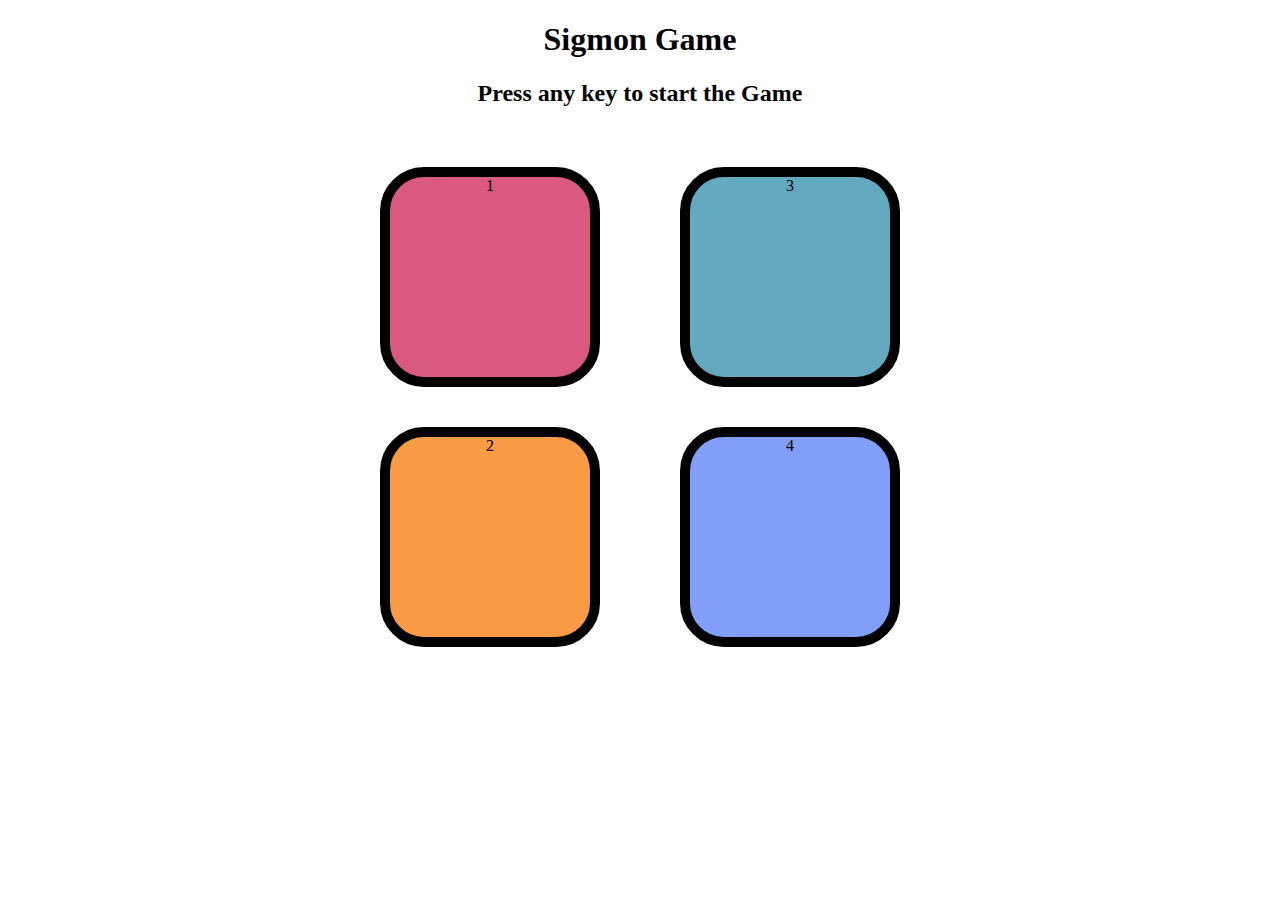
<file: Project2-Simon Game/index.html>
<!DOCTYPE html>
<html lang="en">

     <head>
          <meta charset="UTF-8">
          <meta name="viewport" content="width=device-width, initial-scale=1.0">
          <title>Sigmon Game</title>
          <link rel="stylesheet" href="style.css">
     </head>

     <body>
          <!-- <h1>Jai Bajrang Bali...</h1> -->
          <h1>Sigmon Game</h1>
          <h2>Press any key to start the Game</h2>

          <div class="btn-container">
               <div class="line-one">
                    <div class="btn yellow" type="button" id="yellow">1</div>
                    <div class="btn red" type="button" id="red">2</div>
               </div>
               <div class="line-two">
                    <div class="btn purple" id="purple" type="button">3</div>
                    <div class="btn green" id="green" type="button">4</div>
               </div>


          </div>
          <script src="script.js"></script>
     </body>

</html>
</file>
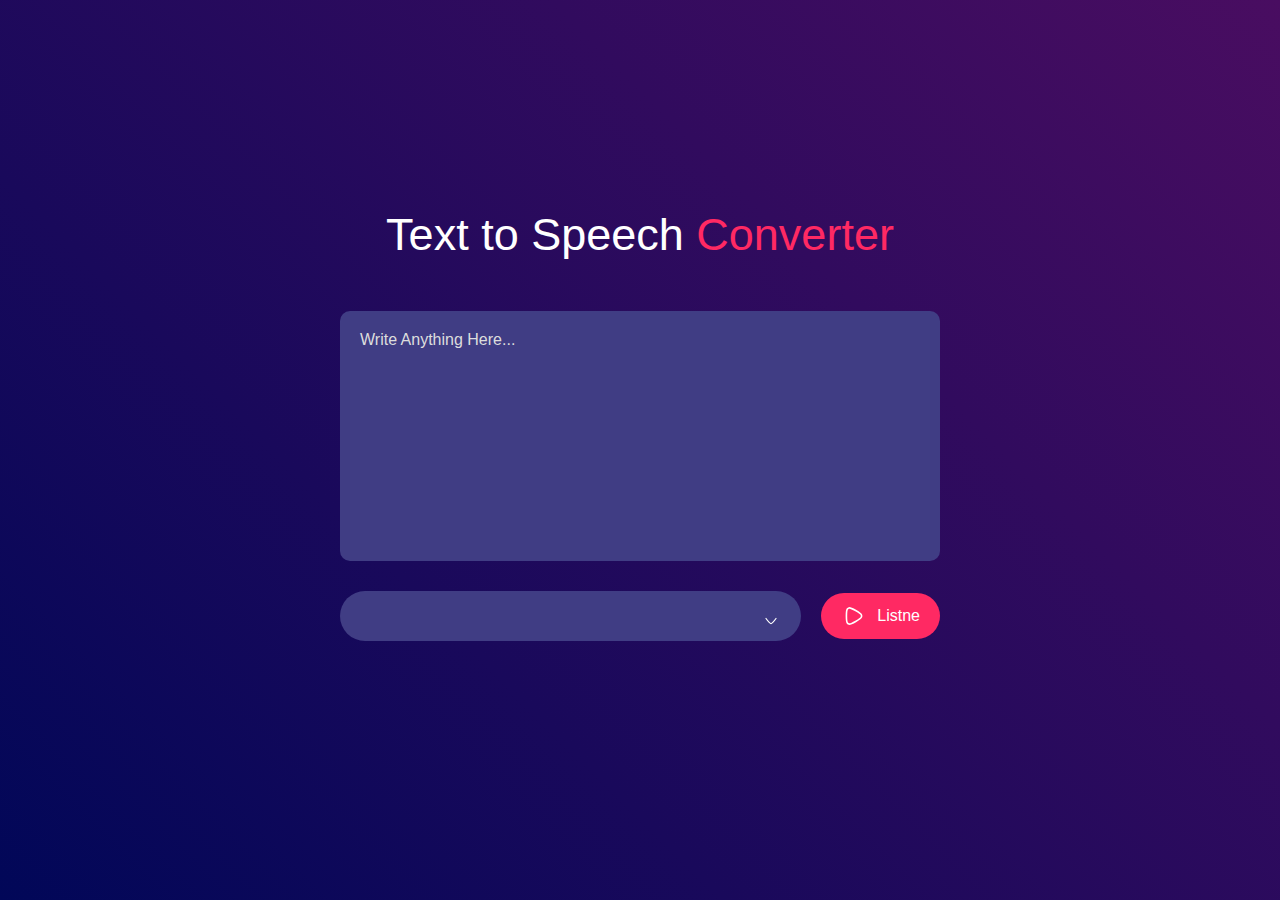
<file: Project3-Text to speech converter/index.html>
<!DOCTYPE html>
<html lang="en">

<head>
    <meta charset="UTF-8">
    <meta name="viewport" content="width=device-width, initial-scale=1.0">
    <title>Text To Speech Converter-Mohit Web Devloper</title>
    <link rel="stylesheet" href="style.css">
</head>

<body>
    <div class="hero">
        <h1>Text to Speech <span> Converter</span></h1>
        <textarea placeholder="Write Anything Here..."></textarea>
        <div class="row">
            <select></select>
            <button><img width="40px" src="images/play.svg" alt="">Listne</button>
        </div>
    </div>
<script src="script.js"></script>
</body>

</html>
</file>
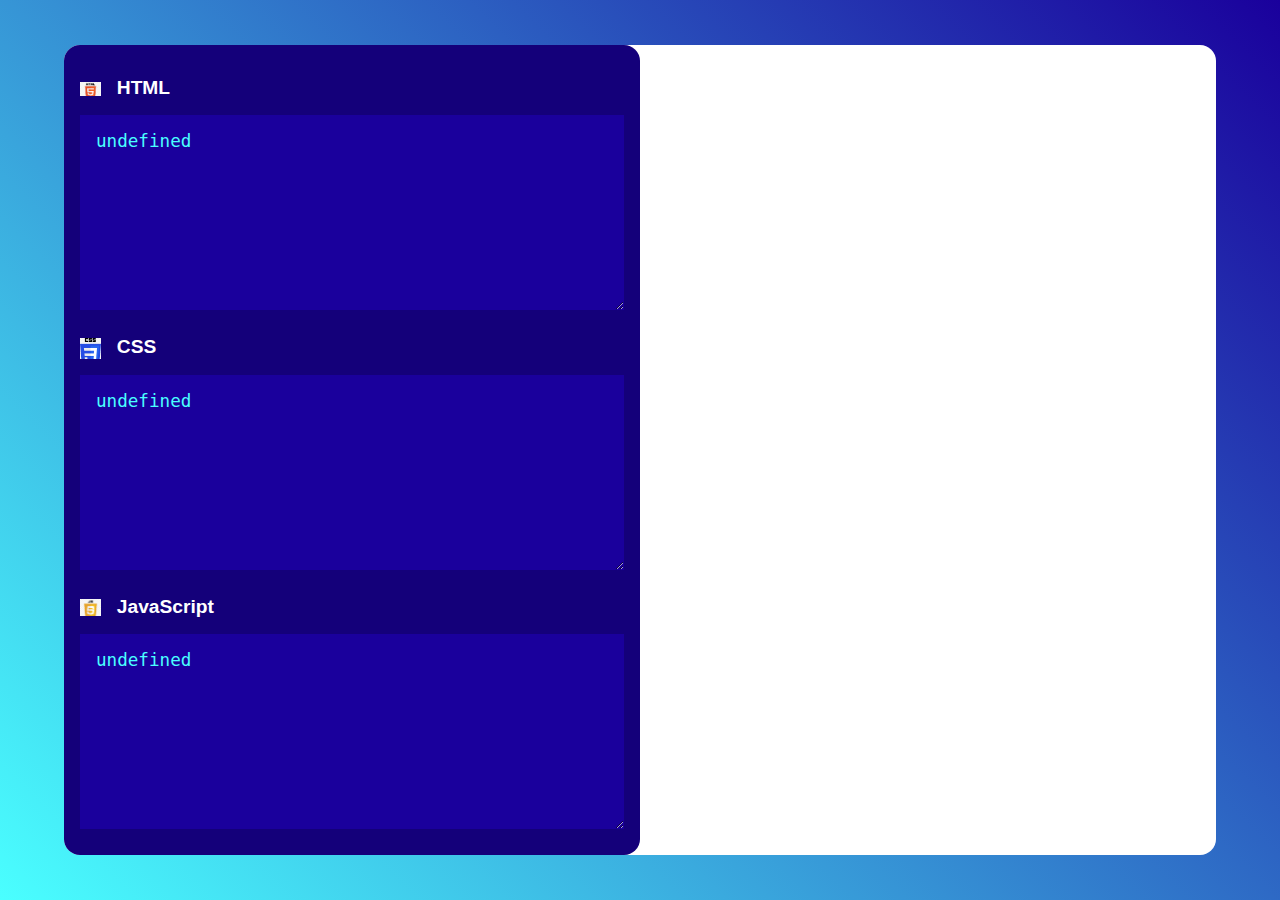
<file: Project4-Code Editor/index.html>
<!DOCTYPE html>
<html lang="en">

<head>
     <meta charset="UTF-8">
     <meta name="viewport" content="width=device-width, initial-scale=1.0">
     <title>Live Code Editor</title>
     <link rel="stylesheet" href="style.css">
</head>

<body>
     <!-- <h1>Jai Bajrang Bali</h1> -->
     <div class="code-editor">
          <div class="code">
               <div class="html-code">
                    <h1><img src="images/html.png" alt="Html">HTML</h1>
                    <textarea></textarea>
               </div>

               <div class="css-code">
                    <h1><img src="images/css.png" alt="CSS">CSS</h1>
                    <textarea></textarea>
               </div>

               <div class="js-code">
                    <h1><img src="images/js.png" alt="JavaScript">JavaScript
                    </h1>
                    <textarea name="" id=""></textarea>
               </div>
          </div>
          <iframe id="result"></iframe>
     </div>

     <script src="script.js"></script>
</body>

</html>
</file>
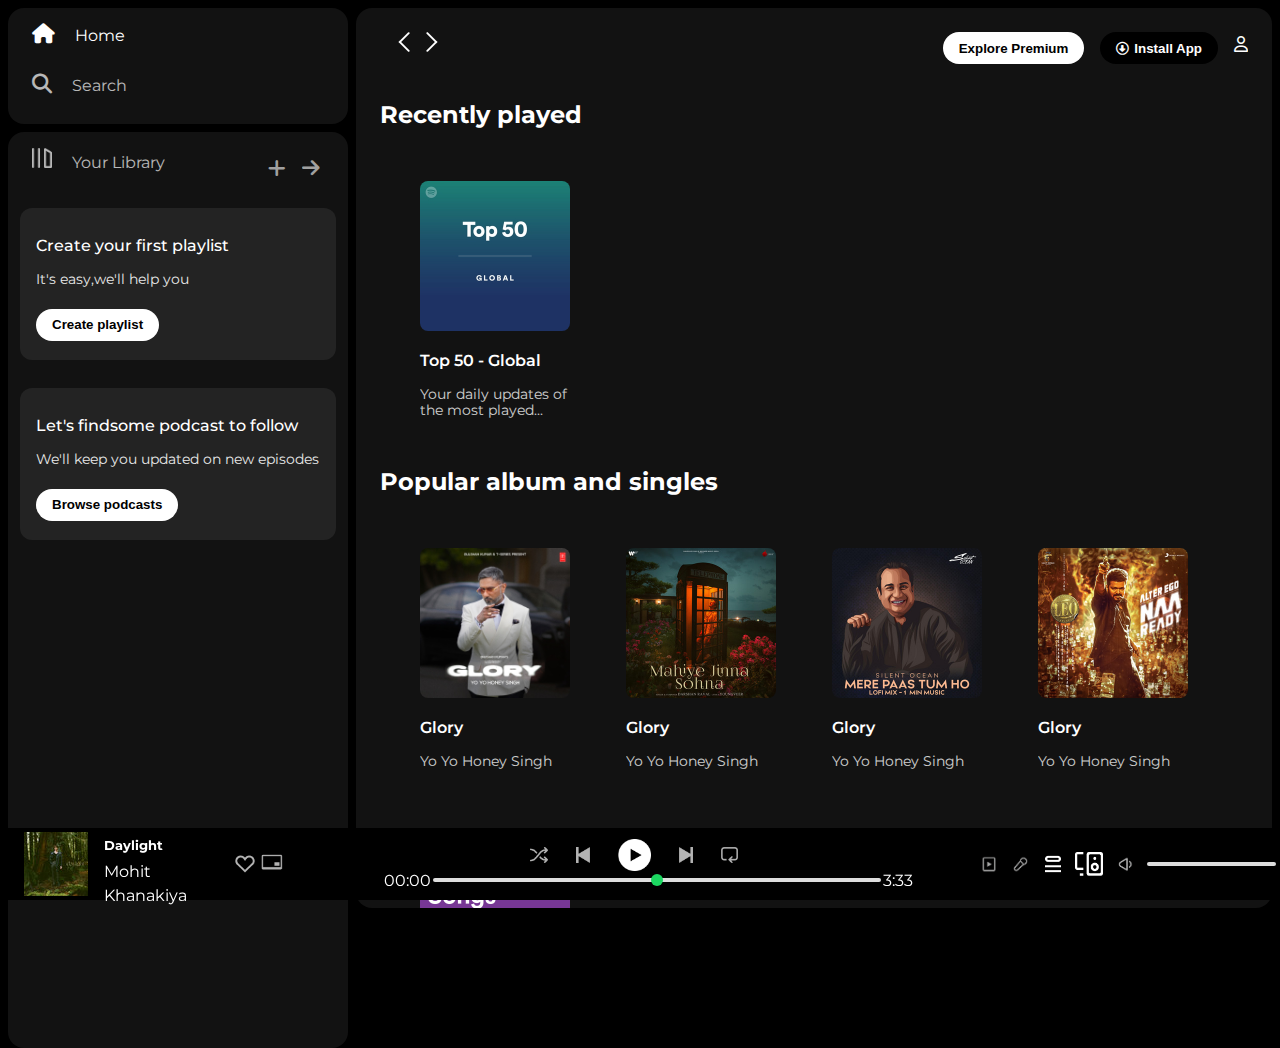
<file: Project5-Spotify project/index.html>
<!DOCTYPE html>
<html lang="en">

  <head>
    <meta charset="UTF-8" />
    <meta name="viewport" content="width=device-width, initial-scale=1.0" />
    <title>Spotify - Web Player: Music for everyone</title>
    <!-- FontAwesome -->
    <link rel="stylesheet" href="https://cdnjs.cloudflare.com/ajax/libs/font-awesome/6.7.2/css/all.min.css" />
    <!-- Google fonts -->
    <link rel="preconnect" href="https://fonts.googleapis.com" />
    <link rel="preconnect" href="https://fonts.gstatic.com" crossorigin />
    <link
      href="https://fonts.googleapis.com/css2?family=Montserrat:ital,wght@0,100..900;1,100..900&family=Roboto:ital,wght@0,100..900;1,100..900&family=Source+Sans+3:ital,wght@0,200..900;1,200..900&display=swap"
      rel="stylesheet" />
    <!-- Spotify logo -->
    <link rel="icon" href="assets/logo.png" />
    <!-- Styles file -->
    <link rel="stylesheet" href="style.css" />
  </head>

  <body>
    <!-- <h1>Jai Bajrang Bali</h1> -->
    <div class="main">
      <div class="sidebar">
        <div class="nav">
          <div class="nav-option" style="opacity: 1">
            <i class="fa-solid fa-house"></i>
            <a href="#">Home</a>
          </div>
          <div class="nav-option">
            <i class="fa-solid fa-magnifying-glass"></i>
            <a href="#">Search</a>
          </div>
        </div>
        <div class="library">
          <div class="options">
            <div class="lib-option">
              <img src="assets/library_icon.png" alt="" />
              <a href="#">Your Library</a>
            </div>
            <div class="icons">
              <i class="fa-solid fa-plus"></i>
              <i class="fa-solid fa-arrow-right"></i>
            </div>
          </div>
          <div class="lib-box">
            <div class="box">
              <p class="box-p1">Create your first playlist</p>
              <p class="box-p2">It's easy,we'll help you</p>
              <button class="badge">Create playlist</button>
            </div>
            <div class="box">
              <p class="box-p1">Let's findsome podcast to follow</p>
              <p class="box-p2">We'll keep you updated on new episodes</p>
              <button class="badge">Browse podcasts</button>
            </div>
          </div>
        </div>
      </div>
      <div class="main-content">
        <div class="sticky-nav">
          <div class="sticky-nav-icons">
            <img src="assets/backward_icon.png" alt="" />
            <img src="assets/forward_icon.png" alt="" class="hide" />
          </div>
          <div class="sticky-nav-options">
            <button class="badge nav-item hide">Explore Premium</button><button class="badge nav-item dark-badge">
              <i class="fa-regular fa-circle-down nav-item"></i>Install App
            </button>
            <i class="fa-regular fa-user"></i>
          </div>
        </div>
        <!-- Cards -->
        <h2>Recently played</h2>
        <div class="cards-container">
          <div class="card">
            <img src="assets/card1img.jpeg" alt="" class="card-img" />
            <p class="card-title">Top 50 - Global</p>
            <p class="card-info">Your daily updates of the most played...</p>
          </div>
        </div>
        <!--  -->
        <h2>Popular album and singles</h2>
        <div class="cards-container">
          <div class="card">
            <img src="assets/yo-yo.jpg" alt="" class="card-img" />
            <p class="card-title">Glory</p>
            <p class="card-info">Yo Yo Honey Singh</p>
          </div>
          <div class="card">
            <img src="assets/card2img.jpeg" alt="" class="card-img" />
            <p class="card-title">Glory</p>
            <p class="card-info">Yo Yo Honey Singh</p>
          </div>
          <div class="card">
            <img src="assets/card3img.jpeg" alt="" class="card-img" />
            <p class="card-title">Glory</p>
            <p class="card-info">Yo Yo Honey Singh</p>
          </div>
          <div class="card">
            <img src="assets/card4img.jpeg" alt="" class="card-img" />
            <p class="card-title">Glory</p>
            <p class="card-info">Yo Yo Honey Singh</p>
          </div>
          <div class="card">
            <img src="assets/card5img.jpeg" alt="" class="card-img" />
            <p class="card-title">Glory</p>
            <p class="card-info">Yo Yo Honey Singh</p>
          </div>
        </div>
        <!--  -->
        <h2>Popular radio</h2>
        <div class="cards-container">
          <div class="card">
            <img src="assets/radio.jpg" alt="" class="card-img" />
            <p class="card-title">Arijit Singh</p>
            <p class="card-info">With Sachin-Jigar,Vishal Mishara...</p>
          </div>
        </div>
        <!--  -->
        <!--  -->
        <h2>Featured chart</h2>
        <div class="cards-container">
          <div class="card">
            <img src="assets/chart.jpg" alt="" class="card-img" />
            <p class="card-title">Weekly Music chart</p>
            <p class="card-info">Your weekly updated of the most played ...</p>
          </div>
        </div>
        <!--  -->
        <!--  -->
        <h2>India's Best</h2>
        <div class="cards-container">
          <div class="card">
            <img src="assets/pop.jpg" alt="" class="card-img" />
            <p class="card-title">Hottest tracks</p>
            <p class="card-info">Hottest tracks frome your favourite...</p>
          </div>
        </div>
        <!--  -->
        <div class="footer">
          <div class="line"></div>
        </div>
      </div>
      <div class="music-player">
        <div class="album">
          <div class="album-img">
            <img src="Homework Assets/album_picture.jpeg" alt="">
            <div class="album-name">
              <h5>Daylight</h5>
              <p>Mohit Khanakiya</p>
            </div>
          </div>
          <div class="album-icon">
            <img src="Homework Assets/album_icon1.png" alt="" class="like">
            <img src="Homework Assets/album_icon2.png" alt="" class="icon2" style="height:2.3rem; opacity: 1;">
          </div>
        </div>
        <div class="player">
          <div class="player-controls">
            <img src="assets/player_icon1.png" alt="" class="player-control-icon" />
            <img src="assets/player_icon2.png" alt="" class="player-control-icon" />
            <img src="assets/player_icon3.png" alt="" class="player-control-icon" style="opacity: 1; height: 2rem;" />
            <img src="assets/player_icon4.png" alt="" class="player-control-icon" />
            <img src="assets/player_icon5.png" alt="" class="player-control-icon" />
          </div>
          <div class="playback-bar">
            <span class="curr-time">00:00</span>
            <input type="range" name="" id="" min="0" max="100" step="1" class="progress-bar">
            <span class="total-time">3:33</span>
          </div>
        </div>
        <div class="controls">
          <img src="Homework Assets/controls_icon1.png" alt="" style="height: 2rem;">
          <img src="Homework Assets/controld_icon2.png" alt="" style="height: 2rem;">
          <img src="Homework Assets/controls_icon3.png" alt="">
          <img src="Homework Assets/controls_icon4.png" alt="">
          <img src="Homework Assets/controls_icon5.png" alt="" style="height: 2rem;">
          <input type="range" class="control-range" style="appearance: none;">
        </div>
      </div>
    </div>
  </body>

</html>
</file>
<file: Project2-Simon Game/style.css>
body {
     text-align: center;
}

.btn {
     height: 200px;
     width: 200px;
     border: 10px solid black;
     border-radius: 20%;
     margin: 2.5rem;
}

.btn-container {
     display: flex;
     justify-content: center;
}

.red {
     background-color: #f99b45;
}

.yellow {
     background-color: #d95980;
}

.green {
     background-color: #819ff9;
}

.purple {
     background-color: #63aac0;
}

.flash {
     background-color: white;
}

.userFlash {
     background: green;
}
</file>
<file: Project3-Text to speech converter/style.css>
* {
    margin: 0;
    padding: 0;
    box-sizing: border-box;
    font-family: 'Poppins', sans-serif;
}

.hero {
    width: 100%;
    min-height: 100vh;
    background: linear-gradient(45deg, #010758, #490d61);
    display: flex;
    align-items: center;
    justify-content: center;
    flex-direction: column;
    color: #fff;
}

.hero h1 {
    font-size: 45px;
    font-weight: 500;
    margin-top: -50px;
    margin-bottom: 50px;

}

.hero h1 span {
    color: #ff2963;
}

textarea {
    width: 600px;
    height: 250px;
    background: #403d84;
    color: #fff;
    font-size: 15px;
    border: 0;
    outline: 0;
    padding: 20px;
    border-radius: 10px;
    resize: none;
    margin-bottom: 30px;
}

textarea::placeholder {
    font-size: 16px;
    color: #ddd;
}

.row {
    width: 600px;
    display: flex;
    align-items: center;
    gap: 20px;
}

button {
    background: #ff2963;
    color: #fff;
    font-size: 16px;
    /* font-weight: 500; */
    padding: 10px 20px;
    border-radius: 35px;
    border: 0;
    outline: 0;
    cursor: pointer;
    display: flex;
    align-items: center;
    justify-content: center;
}

button img {
    width: 26px;
    margin-right: 10px;
}

select {
    flex: 1;
    color: #fff;
    background: #403d84;
    height: 50px;
    padding: 0 20px;
    border: 0;
    outline: 0;
    border-radius: 35px;
    appearance: none;
    background-image: url(images/downarrow.svg);
    background-repeat: no-repeat;
    background-size: 20px;
    /* background-position-x: 100%; */
    background-position-x: calc(100% - 20px);
    background-position-y: 20px;
}
</file>
<file: Project4-Code Editor/style.css>
* {
  margin: 0;
  padding: 0;
  box-sizing: border-box;
}

:root {
  --dark-blue: #14007a;
  --blue: #1a009c;
  --light-blue: rgb(74, 255, 255);
  --pink: rgb(255, 40, 113);
}

body {
  height: 100vh;
  font-family: sans-serif;
  background-image: linear-gradient(45deg, var(--light-blue), var(--blue));
  display: flex;
  align-items: center;
  justify-content: center;
}

.code-editor {
  width: 90vw;
  height: 90vh;
  display: grid;
  grid-template-columns: repeat(2, 1fr);
  background-color: #fff;
  border-radius: 1rem;
  overflow: hidden;
}

.code {
  display: grid;
  grid-template-rows: repeat(3, 1fr);
  background-color: var(--dark-blue);
  padding: 1rem;
  border-radius: 0 1rem 1rem 0;
  overflow-y: auto;
}

h1 {
  font: 600 1.2rem sans-serif;
  margin: 1rem 0;
  color: #fff;
}

h1 > img {
  width: 1.3rem;
  margin-right: 1rem;
  vertical-align: middle;
}

.code textarea {
  width: 100%;
  height: calc(100% - 4rem);
  background-color: var(--blue);
  color: var(--light-blue);
  border: none;
  padding: 1rem;
  font-size: 1.1rem;
  resize: vertical;
}

.code textarea::-webkit-scrollbar {
  width: 0.4rem;
}

.code textarea::-webkit-scrollbar-thumb {
  background-color: var(--pink);
  border-radius: 0.4rem;
}

#result {
  width: 100%;
  height: 100%;
  border: none;
}
</file>
<file: Project5-Spotify project/style.css>
body {
     margin: 0;
     padding: 0;
     font-family: "Montserrat", serif;
     background-color: #000;
     color: #fff;
     overflow: hidden;
}

.main {
     height: 100vh;
     display: flex;
     padding: 0.5rem;
}

.sidebar {
     background-color: #000;
     width: 340px;
     border-radius: 1rem;
     margin-right: 0.5rem;
     /* 16px*/
}

.main-content {
     background-color: #121212;
     flex: 1;
     border-radius: 1rem;
     overflow: auto;
     padding: 0 1.5rem 0 1.5rem;
}

.music-player {
     background-color: black;
     position: fixed;
     bottom: 0;
     width: 100vw;
     height: 72px;
}

.nav-option a {
     color: #fff;
     text-decoration: none;
}

.nav {
     background-color: #121212;
     border-radius: 1rem;
     display: flex;
     flex-direction: column;
     justify-content: center;
     height: 100px;
     padding: 0.5rem 0.75rem;
}

.nav-option {
     height: 2.5rem;
     opacity: 0.7;
     padding: 0.5rem 0.75rem;
}

.nav .nav-option:hover {
     opacity: 1;
}

.nav .nav-option i {
     font-size: 1.25rem;
}

.nav .nav-option a {
     font-size: 1rem;
     margin-left: 1rem;
}

.library {
     background-color: #121212;
     border-radius: 1rem;
     height: 100%;
     margin-top: 0.5rem;
     padding: 0.5rem 0.75rem;
}

.options {
     display: flex;
     justify-content: space-between;
     align-items: center;
}

.lib-option img {
     height: 1.25rem;
     width: 1.25rem;
}

.lib-option a {
     color: #fff;
     text-decoration: none;
     margin-left: 1rem;
}

.lib-option {
     height: 2.5rem;
     opacity: 0.7;
     padding: 0.5rem 0.75rem;
}

.lib-option:hover {
     opacity: 1;
}

.icons {
     display: flex;
     font-size: 1.25rem;
}

.icons i {
     opacity: 0.6;
     margin-right: 1rem;
}

.icons i:hover {
     opacity: 1;
}

.box {
     height: 8rem;
     background-color: #232323;
     border-radius: 0.75rem;
     margin: 0.75rem 0 1.75rem 0;
     padding: 0.75rem 1rem;
}

.box-p1 {
     font-size: 1rem;
     font-weight: 500;
}

.box-p2 {
     font-size: 0.85rem;
     opacity: 0.9;
}

.badge {
     background-color: #fff;
     border: none;
     border-radius: 100px;
     padding: 0.25rem 1rem;
     font-weight: 700;
     margin-top: 0.5rem;
     height: 2rem;
     width: fit-content;
}

.sticky-nav {
     position: sticky;
     top: 0;
     background-color: #121212;
     display: flex;
     justify-content: space-between;
     align-items: center;
     padding: 1rem 0 1rem 0;
     z-index: 1;
}

.sticky-nav-icons {
     margin-left: 0.75rem;
}

.sticky-nav-options {
     display: flex;
     justify-content: center;
     align-items: center;
}

.nav-item {
     margin-right: 1rem;
}

.dark-badge {
     background-color: #000;
     color: #fff;
}

.dark-badge i {
     margin-right: 5px;
     font-size: 0.8rem;
}

@media(max-width:1000px) {
     .hide {
          display: none;
     }
}

.card {
     /* background-color: #232323; */
     width: 150px;
     border-radius: 0.5rem;
     padding: 1rem;
     margin-left: 1.5rem;
     margin-top: 1rem;
}

.card:hover {
     background-color: #232323;
}

.cards-container {
     display: flex;
     flex-wrap: wrap;
}

.card-img {
     width: 100%;
     border-radius: 0.5rem;
}

.card-title {
     font-weight: 600;
}

.card-info {
     font-size: 0.85rem;
     opacity: 0.8;
}

.footer {
     height: 300px;
     display: flex;
     align-items: center;
     justify-content: center;
}

.line {
     width: 90%;
     height: 70%;
     border-top: 1px solid white;
     opacity: 0.4;
}

.music-player {
     display: flex;
     justify-content: space-between;
     align-items: center;
}

.player-controls {
     display: flex;
     justify-content: center;
     align-items: center;
}

.album {
     width: 25%;
}

.player {
     width: 50%;
}

.controls {
     width: 25%;
}

.player-control-icon {
     height: 1rem;
     margin-right: 1.75rem;
     opacity: 0.7;
}

.player-control-icon:hover {
     opacity: 1;
}

.playback-bar {
     display: flex;
     justify-content: center;
     align-items: center;
}

.progress-bar {
     width: 70%;
     appearance: none;
     background-color: transparent;
     cursor: pointer;
}

.progress-bar::-webkit-slider-runnable-track {
     background-color: #ddd;
     border-radius: 100px;
     height: 0.2rem;
}

.progress-bar::-webkit-slider-thumb {
     appearance: none;
     height: 0.75rem;
     width: 0.75rem;
     background-color: #1bd760;
     border-radius: 50%;
     margin-top: -0.30rem;
}

.album {
     display: flex;
     align-items: center;
     justify-content: space-between;
}


.album-img {
     margin-left: 1rem;
     display: flex;
     align-items: center;
     justify-content: center;
     cursor: pointer;
}

.album-name {
     line-height: 1.5;
     margin-left: 1rem;
     padding-top: 1rem;
     margin-bottom: 1rem;
}

.album-name h5 {
     padding: 0;
     margin-top: 2rem;
     margin-bottom: -0.75rem;
}

.album-name p:hover {
     text-decoration: underline;
     cursor: pointer;
}

.album-icon {
     height: 2rem;
     display: flex;
     align-items: center;
     justify-content: center;
     margin-right: 2.5rem;
}

.album-icon .like {
     opacity: 0.7;
}

.album-icon .like:hover {
     opacity: 1;
     cursor: pointer;
}

.controls {
     display: flex;
     align-items: center;
     justify-content: center;
     gap: 10px;
}

.controls img {
     color: white;
     height: 1.5rem;
}


.control-range {
     background-color: #ddd;
     border-radius: 10px;
     height: 0.2rem;
}

.control-range::-webkit-slider-thumb {
     appearance: none;
}
</file>
